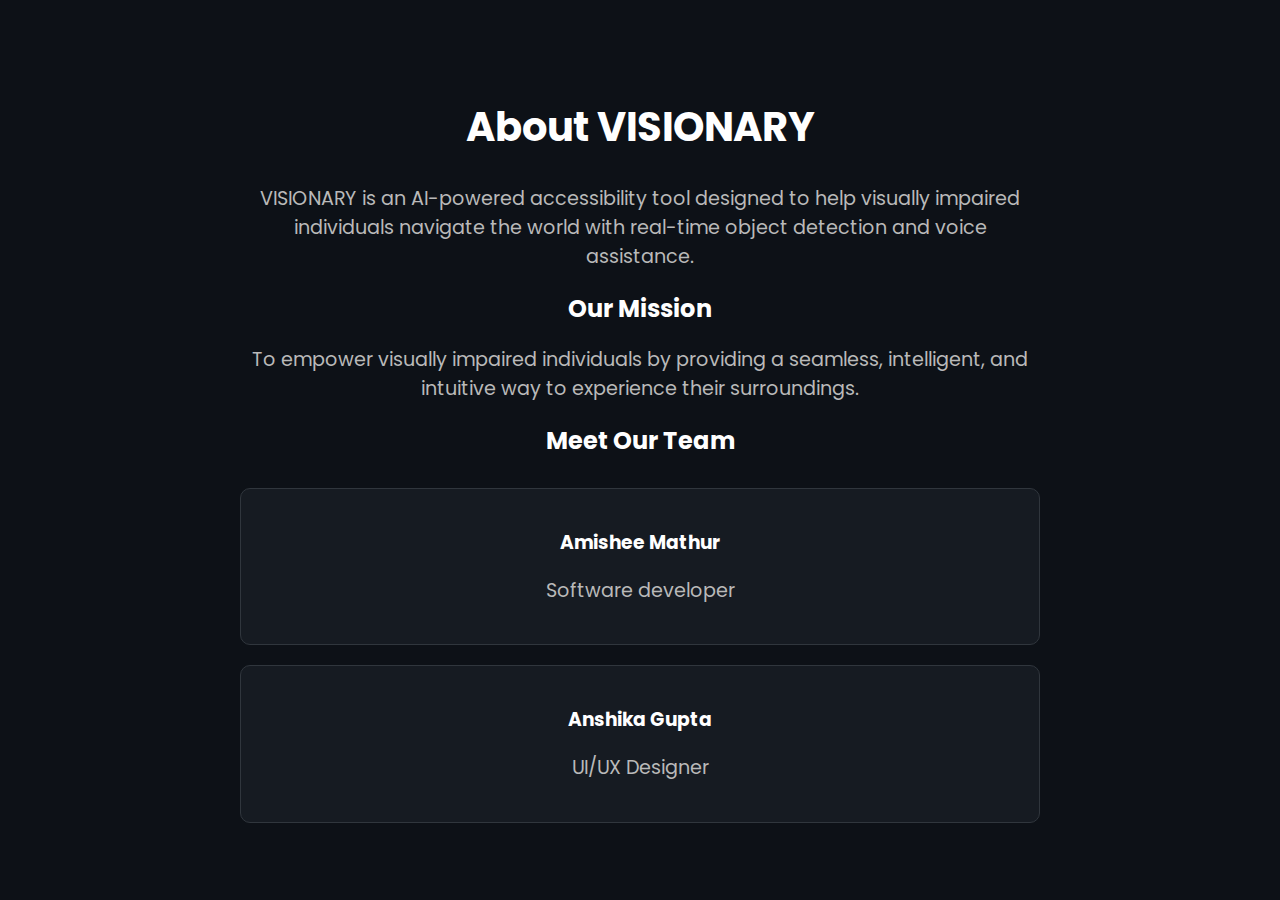
<file: aboutus.html>
<!DOCTYPE html>
<html lang="en">
<head>
    <meta charset="UTF-8">
    <meta name="viewport" content="width=device-width, initial-scale=1.0">
    <title>About Us - VISIONARY</title>
    <link href="https://fonts.googleapis.com/css2?family=Poppins:wght@300;400;600&display=swap" rel="stylesheet">
    <style>
        body {
            font-family: 'Poppins', sans-serif;
            background: #0d1117;
            color: white;
            text-align: center;
            margin: 0;
            padding: 0;
        }
        .container {
            max-width: 800px;
            margin: 50px auto;
            padding: 20px;
        }
        h1 {
            font-size: 2.5rem;
        }
        p {
            font-size: 1.2rem;
            color: #b9b9b9;
        }
        .team {
            margin-top: 30px;
        }
        .member {
            margin-top: 20px;
            background: #161b22;
            padding: 20px;
            border-radius: 10px;
            border: 1px solid #30363d;
        }
    </style>
</head>
<body>
    <div class="container">
        <h1>About VISIONARY</h1>
        <p>VISIONARY is an AI-powered accessibility tool designed to help visually impaired individuals navigate the world with real-time object detection and voice assistance.</p>
        
        <h2>Our Mission</h2>
        <p>To empower visually impaired individuals by providing a seamless, intelligent, and intuitive way to experience their surroundings.</p>
        
        <h2>Meet Our Team</h2>
        <div class="team">
            <div class="member">
                <h3>Amishee Mathur</h3>
                <p>Software developer </p>
            </div>
            <div class="member">
                <h3>Anshika Gupta</h3>
                <p> UI/UX Designer</p>
            </div>
        </div>
    </div>
</body>
</html>
</file>
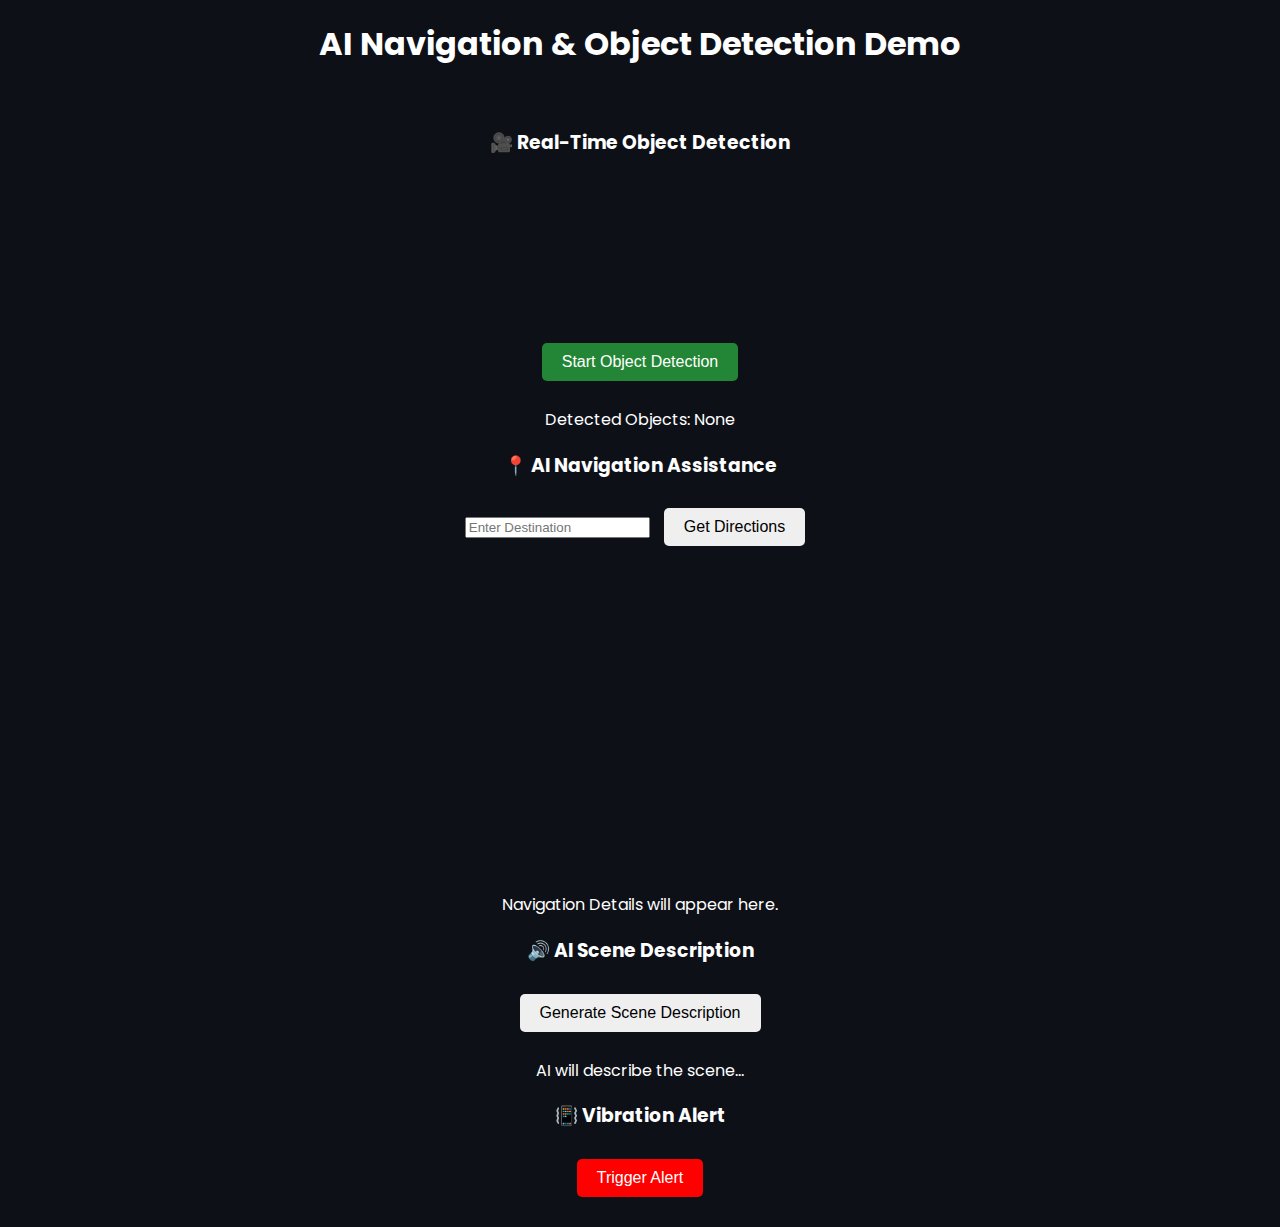
<file: demo.html>
<!DOCTYPE html>
<html lang="en">
<head>
    <meta charset="UTF-8">
    <meta name="viewport" content="width=device-width, initial-scale=1.0">
    <title>AI Navigation Demo</title>
    <link href="https://fonts.googleapis.com/css2?family=Poppins:wght@300;400;600&display=swap" rel="stylesheet">
    <style>
        body {
            font-family: 'Poppins', sans-serif;
            text-align: center;
            background: #0d1117;
            color: #fff;
            margin: 0;
        }
        h1 {
            margin-top: 20px;
        }
        .container {
            max-width: 800px;
            margin: auto;
            padding: 20px;
        }
        .video-container {
            width: 100%;
            position: relative;
        }
        video {
            width: 100%;
            border-radius: 10px;
        }
        button {
            padding: 10px 20px;
            font-size: 16px;
            margin: 10px;
            border: none;
            cursor: pointer;
            border-radius: 5px;
        }
        .start-btn {
            background: #238636;
            color: white;
        }
        .alert {
            background: red;
            color: white;
        }
        #map {
            width: 100%;
            height: 300px;
            margin-top: 20px;
            border-radius: 10px;
        }
    </style>
</head>
<body>

    <h1>AI Navigation & Object Detection Demo</h1>

    <div class="container">
        <h3>🎥 Real-Time Object Detection</h3>
        <video id="video" autoplay></video>
        <button class="start-btn" onclick="startDetection()">Start Object Detection</button>
        <p id="object-result">Detected Objects: None</p>

        <h3>📍 AI Navigation Assistance</h3>
        <input type="text" id="destination" placeholder="Enter Destination">
        <button onclick="getDirections()">Get Directions</button>
        <div id="map"></div>
        <p id="navigation-result">Navigation Details will appear here.</p>

        <h3>🔊 AI Scene Description</h3>
        <button onclick="fetchAIResponse()">Generate Scene Description</button>
        <p id="ai-response">AI will describe the scene...</p>

        <h3>📳 Vibration Alert</h3>
        <button class="alert" onclick="vibrateAlert()">Trigger Alert</button>
    </div>

    <script>
        // ✅ Start Object Detection (Placeholder for backend YOLO integration)
        function startDetection() {
            document.getElementById("object-result").innerText = "Detecting objects...";
            fetch("object-detection.php") // Calls backend PHP API
                .then(response => response.text())
                .then(data => {
                    document.getElementById("object-result").innerText = "Detected Objects: " + data;
                });
        }

        // ✅ Google Maps Navigation
        function getDirections() {
            let destination = document.getElementById("destination").value;
            if (!destination) {
                alert("Please enter a destination!");
                return;
            }
            fetch(`get-directions.php?destination=${encodeURIComponent(destination)}`)
                .then(response => response.text())
                .then(data => {
                    document.getElementById("navigation-result").innerText = data;
                });
        }

        // ✅ AI Scene Description (Mistral-7B)
        function fetchAIResponse() {
            fetch("ai-description.php") // Calls backend API
                .then(response => response.text())
                .then(data => {
                    document.getElementById("ai-response").innerText = data;
                    let speech = new SpeechSynthesisUtterance(data);
                    window.speechSynthesis.speak(speech);
                });
        }

        // ✅ Vibration Alert for Mobile
        function vibrateAlert() {
            if (navigator.vibrate) {
                navigator.vibrate([300, 100, 300]); // Vibrate twice
                alert("⚠️ Vibration Alert Triggered!");
            } else {
                alert("Vibration not supported on this device.");
            }
        }
    </script>

</body>
</html>
</file>
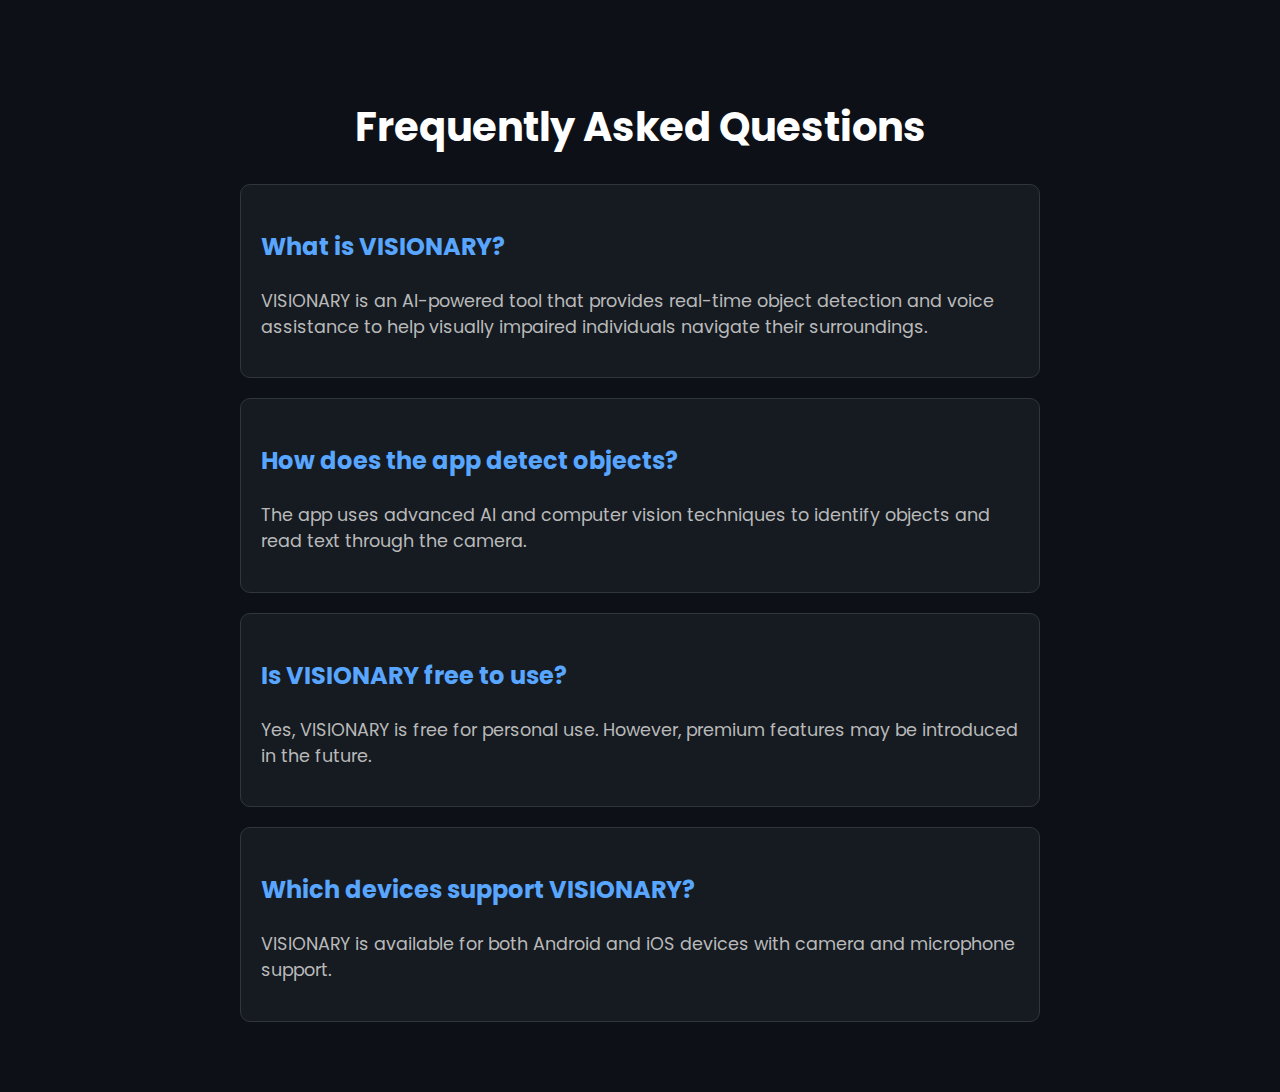
<file: faq.html>
<!DOCTYPE html>
<html lang="en">
<head>
    <meta charset="UTF-8">
    <meta name="viewport" content="width=device-width, initial-scale=1.0">
    <title>FAQ - VISIONARY</title>
    <link href="https://fonts.googleapis.com/css2?family=Poppins:wght@300;400;600&display=swap" rel="stylesheet">
    <style>
        body {
            font-family: 'Poppins', sans-serif;
            background: #0d1117;
            color: white;
            text-align: center;
            margin: 0;
            padding: 0;
        }
        .container {
            max-width: 800px;
            margin: 50px auto;
            padding: 20px;
        }
        h1 {
            font-size: 2.5rem;
        }
        .faq-item {
            margin-top: 20px;
            background: #161b22;
            padding: 20px;
            border-radius: 10px;
            border: 1px solid #30363d;
            text-align: left;
        }
        .faq-item h3 {
            font-size: 1.5rem;
            color: #58a6ff;
        }
        .faq-item p {
            font-size: 1.1rem;
            color: #b9b9b9;
        }
    </style>
</head>
<body>
    <div class="container">
        <h1>Frequently Asked Questions</h1>
        
        <div class="faq-item">
            <h3>What is VISIONARY?</h3>
            <p>VISIONARY is an AI-powered tool that provides real-time object detection and voice assistance to help visually impaired individuals navigate their surroundings.</p>
        </div>

        <div class="faq-item">
            <h3>How does the app detect objects?</h3>
            <p>The app uses advanced AI and computer vision techniques to identify objects and read text through the camera.</p>
        </div>

        <div class="faq-item">
            <h3>Is VISIONARY free to use?</h3>
            <p>Yes, VISIONARY is free for personal use. However, premium features may be introduced in the future.</p>
        </div>

        <div class="faq-item">
            <h3>Which devices support VISIONARY?</h3>
            <p>VISIONARY is available for both Android and iOS devices with camera and microphone support.</p>
        </div>
    </div>
</body>
</html>
</file>
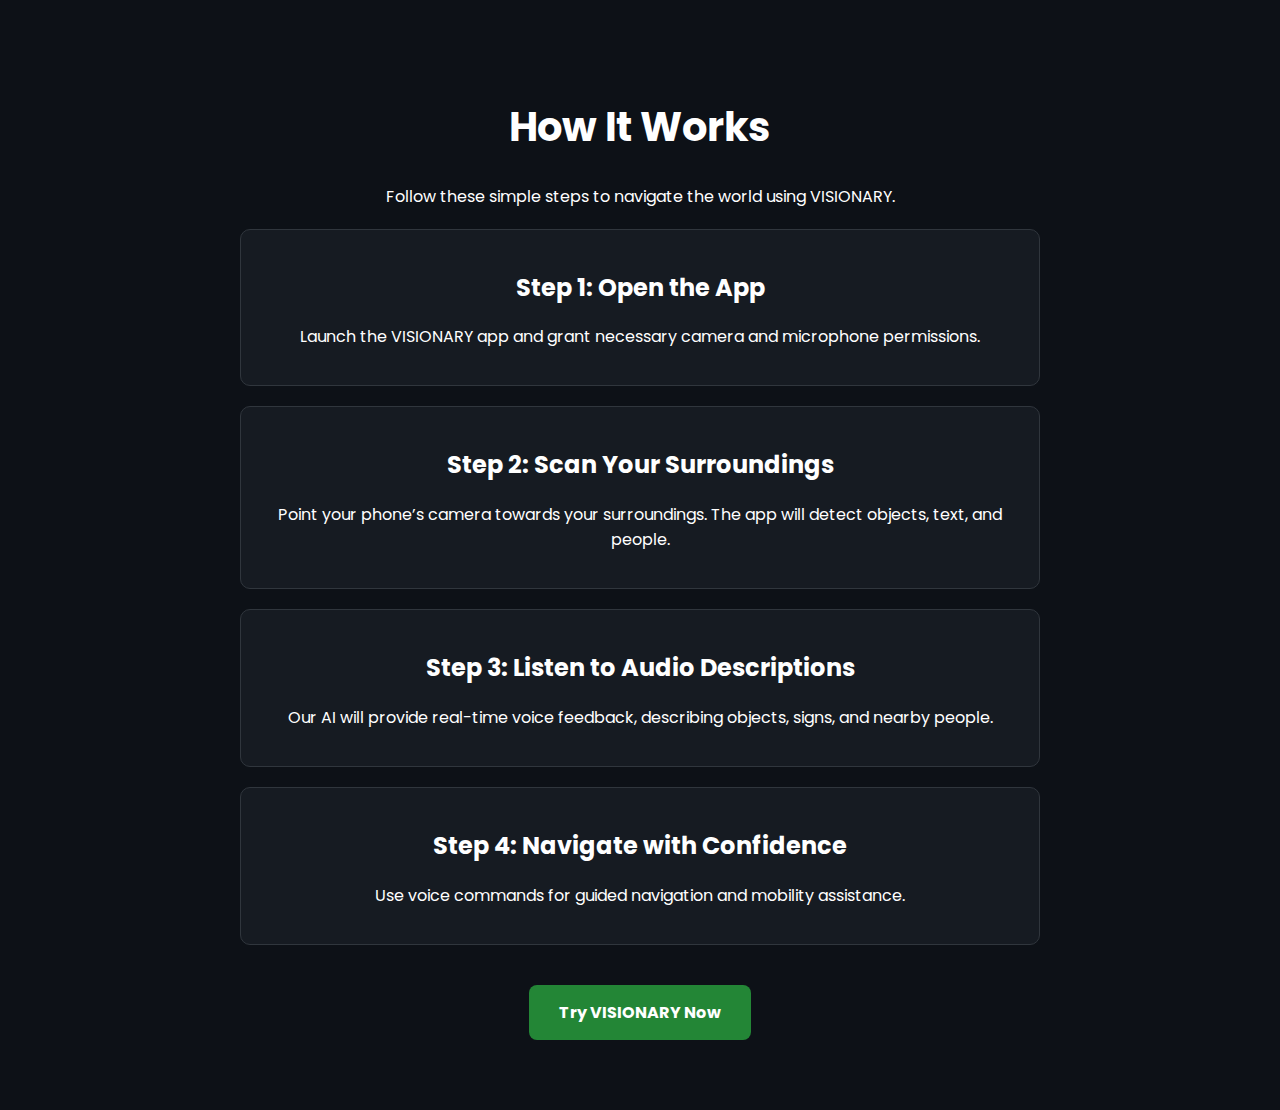
<file: works.html>
<!DOCTYPE html>
<html lang="en">
<head>
    <meta charset="UTF-8">
    <meta name="viewport" content="width=device-width, initial-scale=1.0">
    <title>How It Works - VISIONARY</title>
    <link href="https://fonts.googleapis.com/css2?family=Poppins:wght@300;400;600&display=swap" rel="stylesheet">
    <style>
        body {
            font-family: 'Poppins', sans-serif;
            background: #0d1117;
            color: white;
            margin: 0;
            padding: 0;
        }
        .container {
            max-width: 800px;
            margin: 50px auto;
            padding: 20px;
            text-align: center;
        }
        h1 {
            font-size: 2.5rem;
        }
        .step {
            background: #161b22;
            padding: 20px;
            margin: 20px 0;
            border-radius: 10px;
            border: 1px solid #30363d;
            transition: 0.3s;
        }
        .step:hover {
            transform: scale(1.05);
            border-color: #58a6ff;
        }
        .cta {
            display: inline-block;
            margin-top: 20px;
            padding: 15px 30px;
            background: #238636;
            color: white;
            text-decoration: none;
            font-weight: bold;
            border-radius: 8px;
            transition: 0.3s;
        }
        .cta:hover {
            background: #2ea043;
        }
    </style>
</head>
<body>
    <div class="container">
        <h1>How It Works</h1>
        <p>Follow these simple steps to navigate the world using VISIONARY.</p>
        
        <div class="step">
            <h2>Step 1: Open the App</h2>
            <p>Launch the VISIONARY app and grant necessary camera and microphone permissions.</p>
        </div>

        <div class="step">
            <h2>Step 2: Scan Your Surroundings</h2>
            <p>Point your phone’s camera towards your surroundings. The app will detect objects, text, and people.</p>
        </div>

        <div class="step">
            <h2>Step 3: Listen to Audio Descriptions</h2>
            <p>Our AI will provide real-time voice feedback, describing objects, signs, and nearby people.</p>
        </div>

        <div class="step">
            <h2>Step 4: Navigate with Confidence</h2>
            <p>Use voice commands for guided navigation and mobility assistance.</p>
        </div>

        <a href="demo.html" class="cta">Try VISIONARY Now</a>
    </div>
</body>
</html>
</file>
